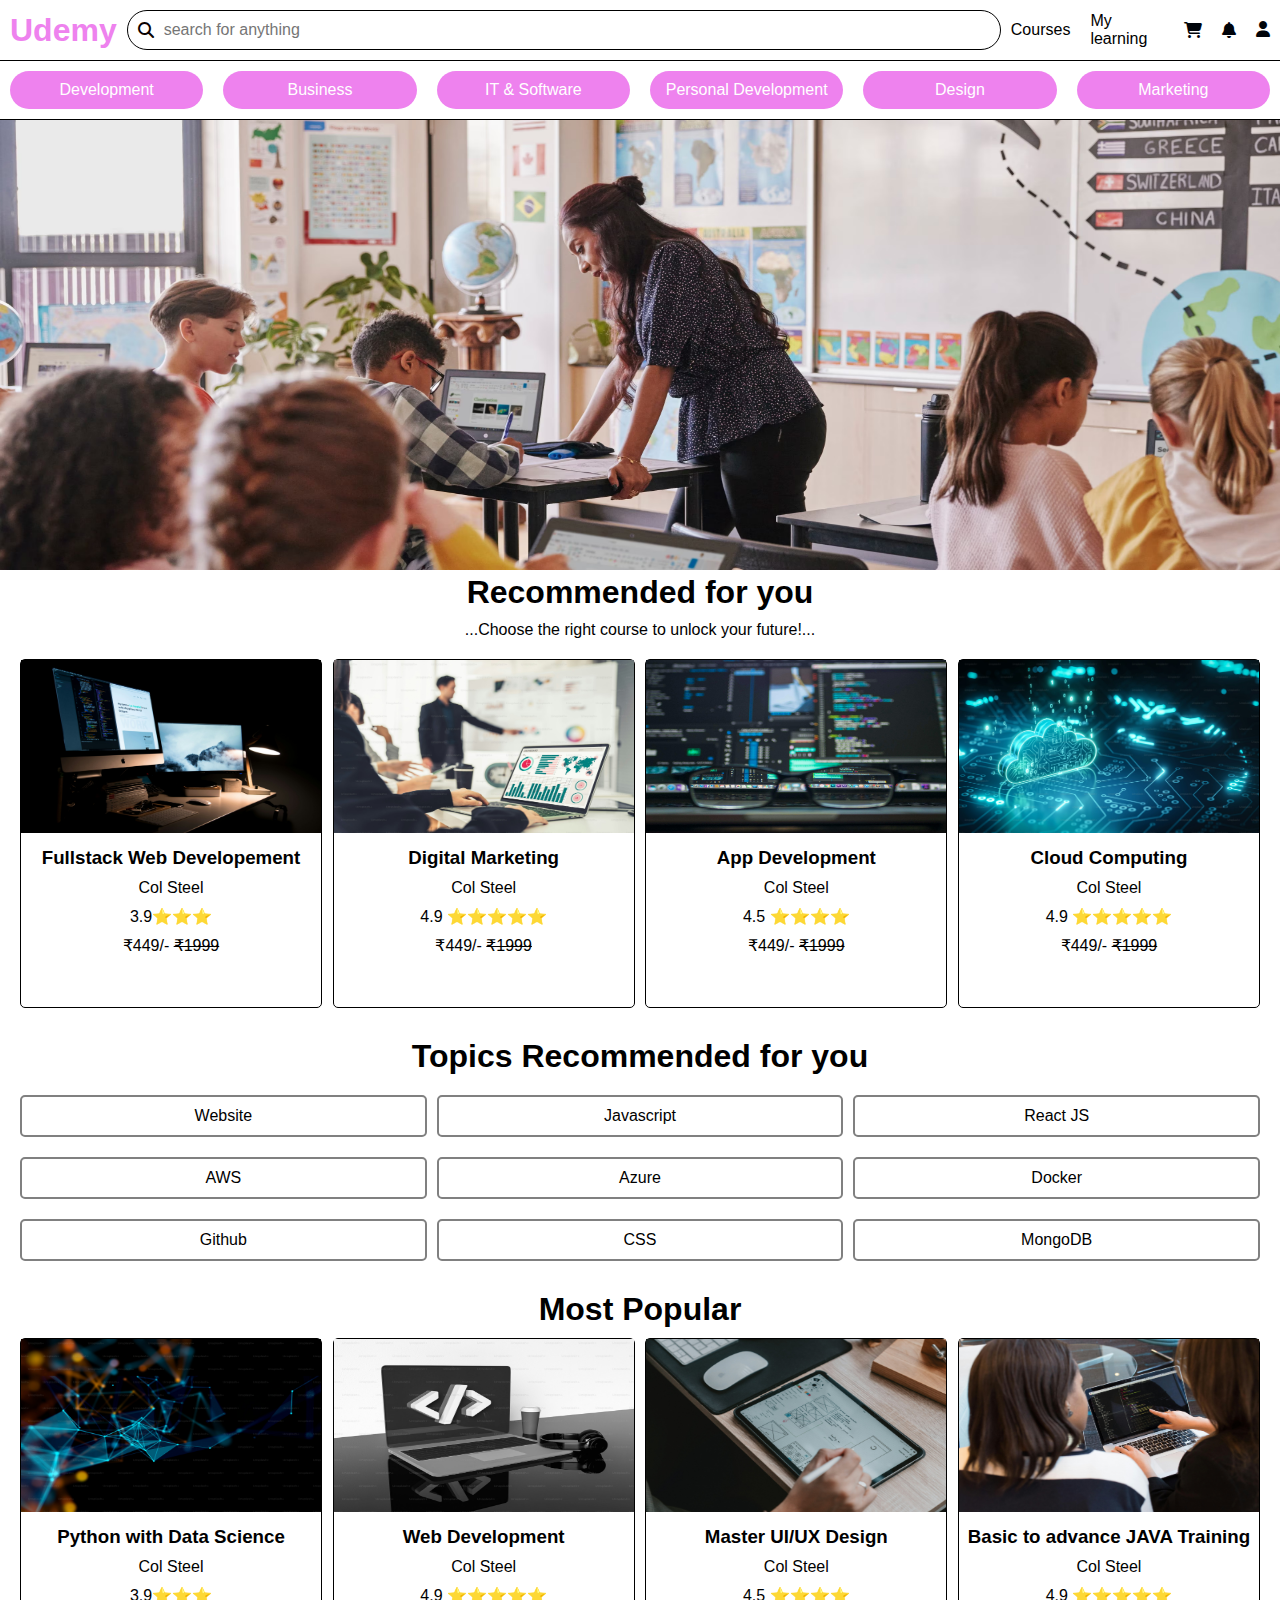
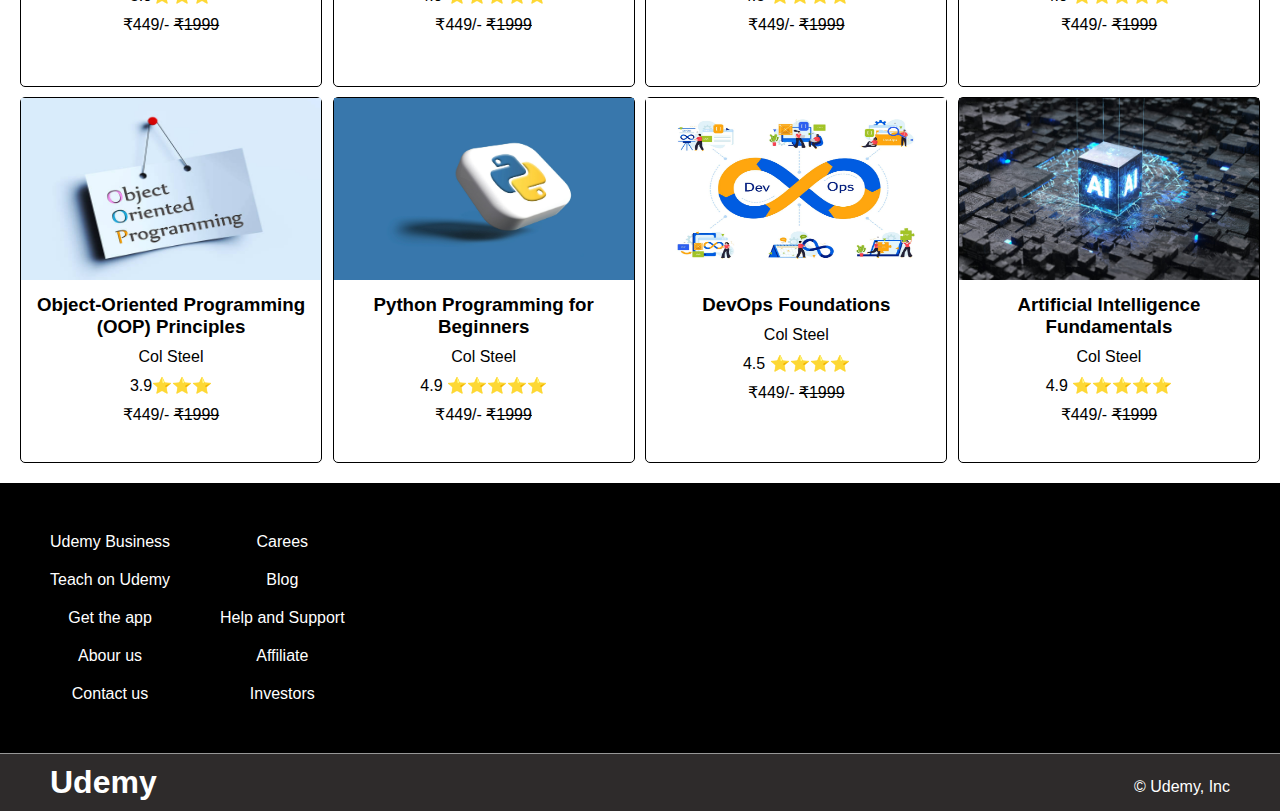
<file: index.html>
<!DOCTYPE html>
<html lang="en">

<head>
    <meta charset="UTF-8">
    <meta name="viewport" content="width=device-width, initial-scale=1.0">
    <title>Udemy - Code & Learn</title>
    <!-- My stylesheet -->
    <link rel="stylesheet" href="style.css">
    <!-- Google stylesheet for fonts -->
    <link rel="preconnect" href="https://fonts.googleapis.com">
    <link rel="preconnect" href="https://fonts.gstatic.com" crossorigin>
    <link href="https://fonts.googleapis.com/css2?family=Gabarito:wght@400..900&display=swap" rel="stylesheet">
    <!-- font awesome cdn -->
    <link rel="stylesheet" href="https://cdnjs.cloudflare.com/ajax/libs/font-awesome/6.7.2/css/all.min.css"
        integrity="sha512-Evv84Mr4kqVGRNSgIGL/F/aIDqQb7xQ2vcrdIwxfjThSH8CSR7PBEakCr51Ck+w+/U6swU2Im1vVX0SVk9ABhg=="
        crossorigin="anonymous" referrerpolicy="no-referrer" />
</head>

<body>
    <!-- Nav Bar -->
    <div class="navbar">
        <div class="navbar__s1">
            <h1 class="navbar__s1__title">Udemy</h1>
        </div>
        <div class="navbar__s2">
            <i class="fa-solid fa-magnifying-glass" style="color: #090101;"></i>
            <input placeholder="search for anything">
        </div>
        <div class="navbar__s3">
            <p>Courses</p>
            <p>My learning</p>
            <i class="fa-solid fa-cart-shopping" style="color: #00040a;"></i>
            <i class="fa-solid fa-bell" style="color: #00040a;"></i>
            <a href="contact.html"><i class="fa-solid fa-user" style="color: #00040a;"></i></a>
        </div>
    </div>

    <!-- Catagories -->
    <div class="catagories">
        <p>Development</p>
        <p>Business</p>
        <p>IT & Software</p>
        <p>Personal Development</p>
        <p>Design</p>
        <p>Marketing</p>
    </div>

    <!-- sale image -->
    <div class="sale-image">
        <img src="images/saleimage.avif" alt="Sale Image">
    </div>

    <!-- Recommended Section -->
    <div class="recommended">
        <h1 class="recommended__title">Recommended for you</h1>
        <p>...Choose the right course to unlock your future!...</p>

        <div class="recommended__container">
            <div class="course-card">
                <img src="images/c2.jpeg">
                <h3>Fullstack Web Developement</h3>
                <p>Col Steel</p>
                <p>3.9⭐⭐⭐</p>
                <p>₹449/- <del>₹1999</del></p>
            </div>
            <div class="course-card">
                <img src="images/c10.jpeg">
                <h3>Digital Marketing</h3>
                <p>Col Steel</p>
                <p>4.9 ⭐⭐⭐⭐⭐</p>
                <p>₹449/- <del>₹1999</del></p>
            </div>
            <div class="course-card">
                <img src="images/card4.jpg">
                <h3>App Development</h3>
                <p>Col Steel</p>
                <p>4.5 ⭐⭐⭐⭐</p>
                <p>₹449/- <del>₹1999</del></p>
            </div>
            <div class="course-card">
                <img src="images/c9.jpeg">
                <h3>Cloud Computing</h3>
                <p>Col Steel</p>
                <p>4.9 ⭐⭐⭐⭐⭐</p>
                <p>₹449/- <del>₹1999</del></p>
            </div>
        </div>

        <!-- topics -->
        <div class="topics">
            <h1>Topics Recommended for you</h1>
            <div class="topics__container">
                <p>Website</p>
                <p>Javascript</p>
                <p>React JS</p>
                <p>AWS</p>
                <p>Azure</p>
                <p>Docker</p>
                <p>Github</p>
                <p>CSS</p>
                <p>MongoDB</p>
            </div>
        </div>

        <!-- Popular Section -->
        <div class="popular">
            <div class="popular__title">
                <h1>Most Popular</h1>


                <div class="popular__container">
                    <div class="course-card">
                        <img src="images/c1.jpeg">
                        <h3>Python with Data Science</h3>
                        <p>Col Steel</p>
                        <p>3.9⭐⭐⭐</p>
                        <p>₹449/- <del>₹1999</del></p>
                    </div>
                    <div class="course-card">
                        <img src="images/c4.jpeg">
                        <h3>Web Development</h3>
                        <p>Col Steel</p>
                        <p>4.9 ⭐⭐⭐⭐⭐</p>
                        <p>₹449/- <del>₹1999</del></p>
                    </div>
                    <div class="course-card">
                        <img src="images/c3.jpeg">
                        <h3>Master UI/UX Design</h3>
                        <p>Col Steel</p>
                        <p>4.5 ⭐⭐⭐⭐</p>
                        <p>₹449/- <del>₹1999</del></p>
                    </div>
                    <div class="course-card">
                        <img src="images/card1.jpg">
                        <h3>Basic to advance JAVA Training</h3>
                        <p>Col Steel</p>
                        <p>4.9 ⭐⭐⭐⭐⭐</p>
                        <p>₹449/- <del>₹1999</del></p>
                    </div>
                    <div class="course-card">
                        <img src="images/c5.jpg">
                        <h3>Object-Oriented Programming (OOP) Principles</h3>
                        <p>Col Steel</p>
                        <p>3.9⭐⭐⭐</p>
                        <p>₹449/- <del>₹1999</del></p>
                    </div>
                    <div class="course-card">
                        <img src="images/c6.jpeg">
                        <h3>Python Programming for Beginners</h3>
                        <p>Col Steel</p>
                        <p>4.9 ⭐⭐⭐⭐⭐</p>
                        <p>₹449/- <del>₹1999</del></p>
                    </div>
                    <div class="course-card">
                        <img src="images/c7.jpg">
                        <h3>DevOps Foundations</h3>
                        <p>Col Steel</p>
                        <p>4.5 ⭐⭐⭐⭐</p>
                        <p>₹449/- <del>₹1999</del></p>
                    </div>
                    <div class="course-card">
                        <img src="images/c8.jpeg">
                        <h3>Artificial Intelligence Fundamentals</h3>
                        <p>Col Steel</p>
                        <p>4.9 ⭐⭐⭐⭐⭐</p>
                        <p>₹449/- <del>₹1999</del></p>
                    </div>
                </div>
            </div>
        </div>

        <!-- footer -->
        <div class="footer">
            <div class="footer__one">
                <div class="footer__one__s1">
                    <p>Udemy Business </p>
                    <p>Teach on Udemy</p>
                    <p>Get the app</p>
                    <p>Abour us</p>
                    <p>Contact us</p>
                </div>
                <div class="footer__one__s2">
                    <p>Carees</p>
                    <p>Blog</p>
                    <p>Help and Support</p>
                    <p>Affiliate</p>
                    <p>Investors</p>
                </div>
            </div>
        </div>
        <div class="footer__two">
            <h1>Udemy</h1>
            <p>&copy; Udemy, Inc</p>
        </div>


    </div>
</body>

</html>
</file>
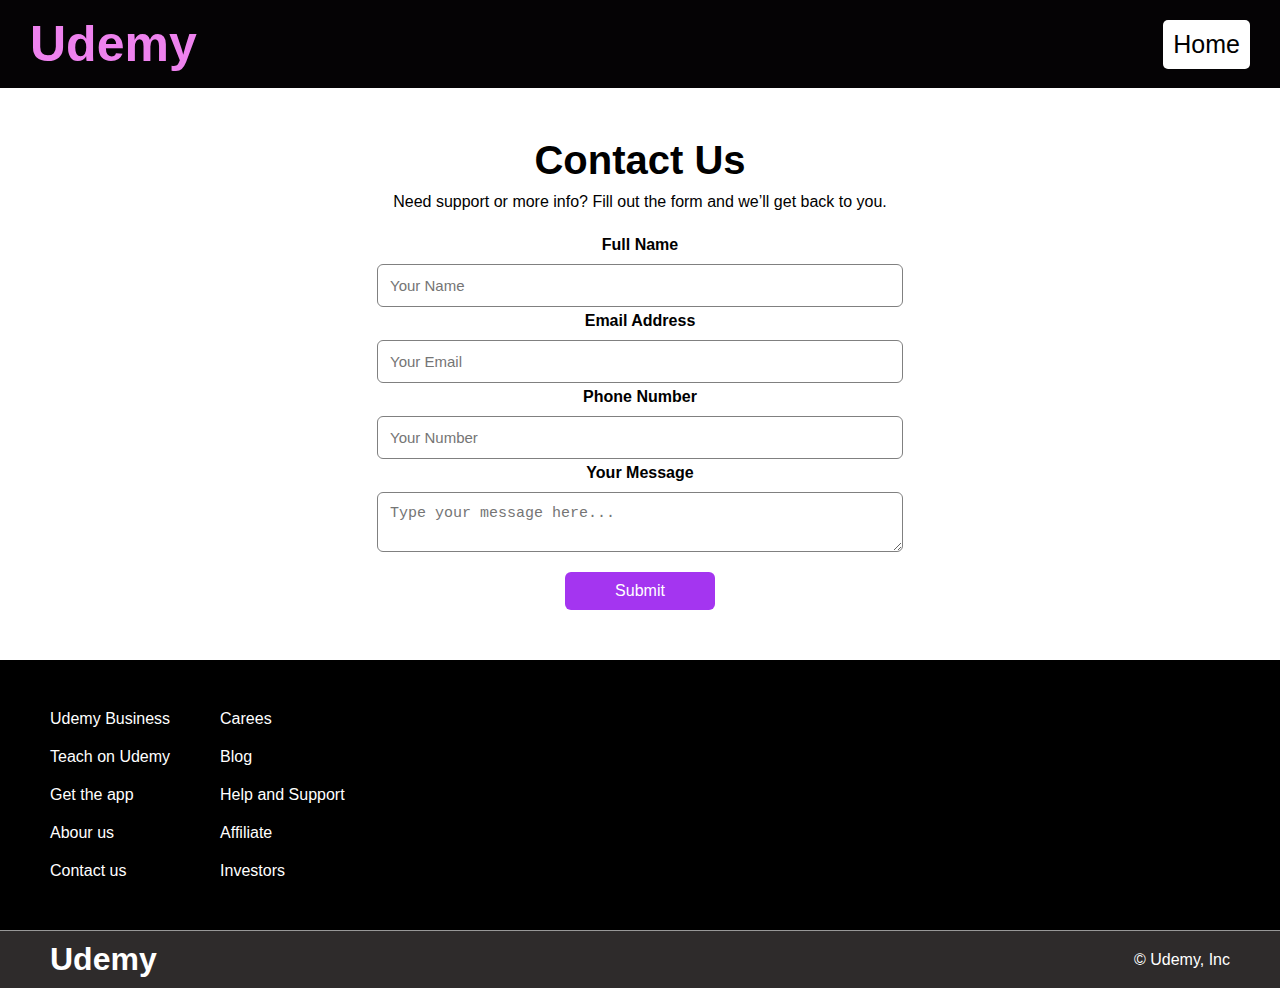
<file: contact.html>
<!DOCTYPE html>
<html lang="en">

<head>
    <meta charset="UTF-8">
    <meta name="viewport" content="width=device-width, initial-scale=1.0">
    <title>Udemy - Contact Us</title>
    <link rel="stylesheet" href="style.css">
</head>

<body>
    <!-- title -->
    <div class="contact-title">
        <h1>Udemy</h1>
        <a href="index.html">Home</a>
    </div>

    <!-- contact-form -->
    <div class="contact-section">
        <h2>Contact Us</h2>
        <p>Need support or more info? Fill out the form and we’ll get back to you.</p>
        <form class="contact-form">
            <label>Full Name</label>
            <input type="text" placeholder="Your Name">

            <label>Email Address</label>
            <input type="email" placeholder="Your Email">

            <label>Phone Number</label>
            <input type="number" placeholder="Your Number">

            <label>Your Message</label>
            <textarea placeholder="Type your message here..."></textarea>

            <button type="submit">Submit</button>
        </form>
    </div>

    <!-- Footer -->
    <div class="footer">
        <div class="footer__one">
            <div class="footer__one__s1">
                <p>Udemy Business </p>
                <p>Teach on Udemy</p>
                <p>Get the app</p>
                <p>Abour us</p>
                <p>Contact us</p>
            </div>
            <div class="footer__one__s2">
                <p>Carees</p>
                <p>Blog</p>
                <p>Help and Support</p>
                <p>Affiliate</p>
                <p>Investors</p>
            </div>
        </div>
    </div>
    <div class="footer__two">
        <h1>Udemy</h1>
        <p>&copy; Udemy, Inc</p>
    </div>
</body>

</html>
</file>
<file: style.css>
* {
    margin: 0;
    padding: 0;
}

body {
    font-family: 'Montserrat', sans-serif;
}

.navbar {
    padding: 10px;
    display: flex;
    justify-content: space-between;
    border-bottom: solid 1px black;
    gap: 10px;
    align-items: center;
}

.navbar__s1__title {
    color: violet;
}

.navbar__s2 {
    padding: 10px;
    border: 1px solid black;
    width: 70%;
    border-radius: 30px;
    display: flex;
    gap: 10px;
    align-items: center;
}

.navbar__s2 input {
    border: none;
    width: 100%;
    font-size: 16px;
}

.navbar__s2 input:focus {
    outline: none;
}

.navbar__s3 {
    display: flex;
    gap: 20px;
    align-items: center;
}

.catagories {
    display: flex;
    flex-wrap: wrap;
    padding: 10px;
    border-bottom: solid 1px black;
    gap: 20px;
    justify-content: space-between;
}

.catagories p {
    background-color: violet;
    color: white;
    padding: 10px;
    border-radius: 20px;
    text-align: center;
    flex-grow: 1;
    flex-basis: 10%;
}

.catagories p:hover {
    background-color: rgb(187, 35, 207);
    color: black;
    cursor: pointer;
}

.sale-image img {
    width: 100%;
    height: 450px;
}

.course-card {
    width: 300px;
    border: 1px solid black;
    border-radius: 5px;
}

.course-card img {
    width: 100%;
    height: 50%;
}

.course-card:hover {
    transform: scale(0.9);
    background-color: #f5dcff;
}

.course-card h3 {
    margin-top: 10px;
}

.course-card p {
    margin-top: 10px;
}

.course-card h3,
.course-card p {
    text-align: center;
}

.recommended {
    text-align: center;
    border-radius: 12px;
}

.recommended p {
    margin-top: 10px;
}

.recommended__container {
    display: flex;
    flex-wrap: wrap;
    justify-content: space-between;
    margin: 20px;
}

.topics {
    padding: 10px;
    margin: 10px;
}

.topics__container {
    display: flex;
    margin-top: 10px;
    gap: 10px;
    flex-wrap: wrap;
}

.topics__container p {
    border: 2px solid grey;
    padding: 10px;
    flex-basis: 25%;
    flex-grow: 1;
    border-radius: 5px;
}

.topics__container p:hover {
    background-color: #f5dcff;

}

.popular {
    padding: 10px;
}

.popular__container {
    display: flex;
    gap: 10px;
    flex-wrap: wrap;
    justify-content: space-between;
    margin: 10px;
}

.footer {
    padding: 30px;
    background-color: black;
    color: white;
}

.footer__one {
    display: flex;
    gap: 10px;
}

.footer__two {
    display: flex;
    justify-content: space-between;
    align-items: center;
    background-color: rgb(46, 43, 43);
    border-top: 1px solid rgb(151, 151, 151);
    padding: 10px 50px;
    color: white;
}

.footer__one p {
    margin: 20px;
}

.contact-title {
    color: violet;
    font-size: 25px;
    background-color: rgb(5, 3, 5);
    display: flex;
    justify-content: space-between;
    align-items: center;
    padding: 15px 30px;
}

.contact-title a {
    background-color: white;
    color: black;
    padding: 10px;
    border-radius: 5px;
    text-decoration: none;
}

.contact-title a:hover {
    background-color: #debaf8;
    color: white;
}

.contact-section {
    flex-basis: 500px;
    flex-grow: 1;
    padding: 40px 20px;
    margin: 10px;
}

.contact-section h2 {
    font-size: 40px;
    text-align: center;
}

.contact-section p {
    text-align: center;
    margin-top: 10px;
}

.contact-form {
    display: flex;
    flex-direction: column;
    margin-top: 20px;
    align-items: center;
}

.contact-form label {
    margin-top: 5px;
    font-weight: bold;
}

.contact-form input,
.contact-form textarea {
    padding: 12px;
    margin-top: 10px;
    border: 1px solid grey;
    border-radius: 6px;
    font-size: 15px;
    width: 500px;
}

.contact-form input:hover,
.contact-form textarea:hover {
    background-color: #debaf8;
}

.contact-form button {
    margin-top: 20px;
    padding: 10px 50px;
    background-color: #a435f0;
    color: white;
    border: none;
    border-radius: 6px;
    font-size: 16px;
}

.contact-form button:hover {
    background-color: #8427c8;
}
</file>
